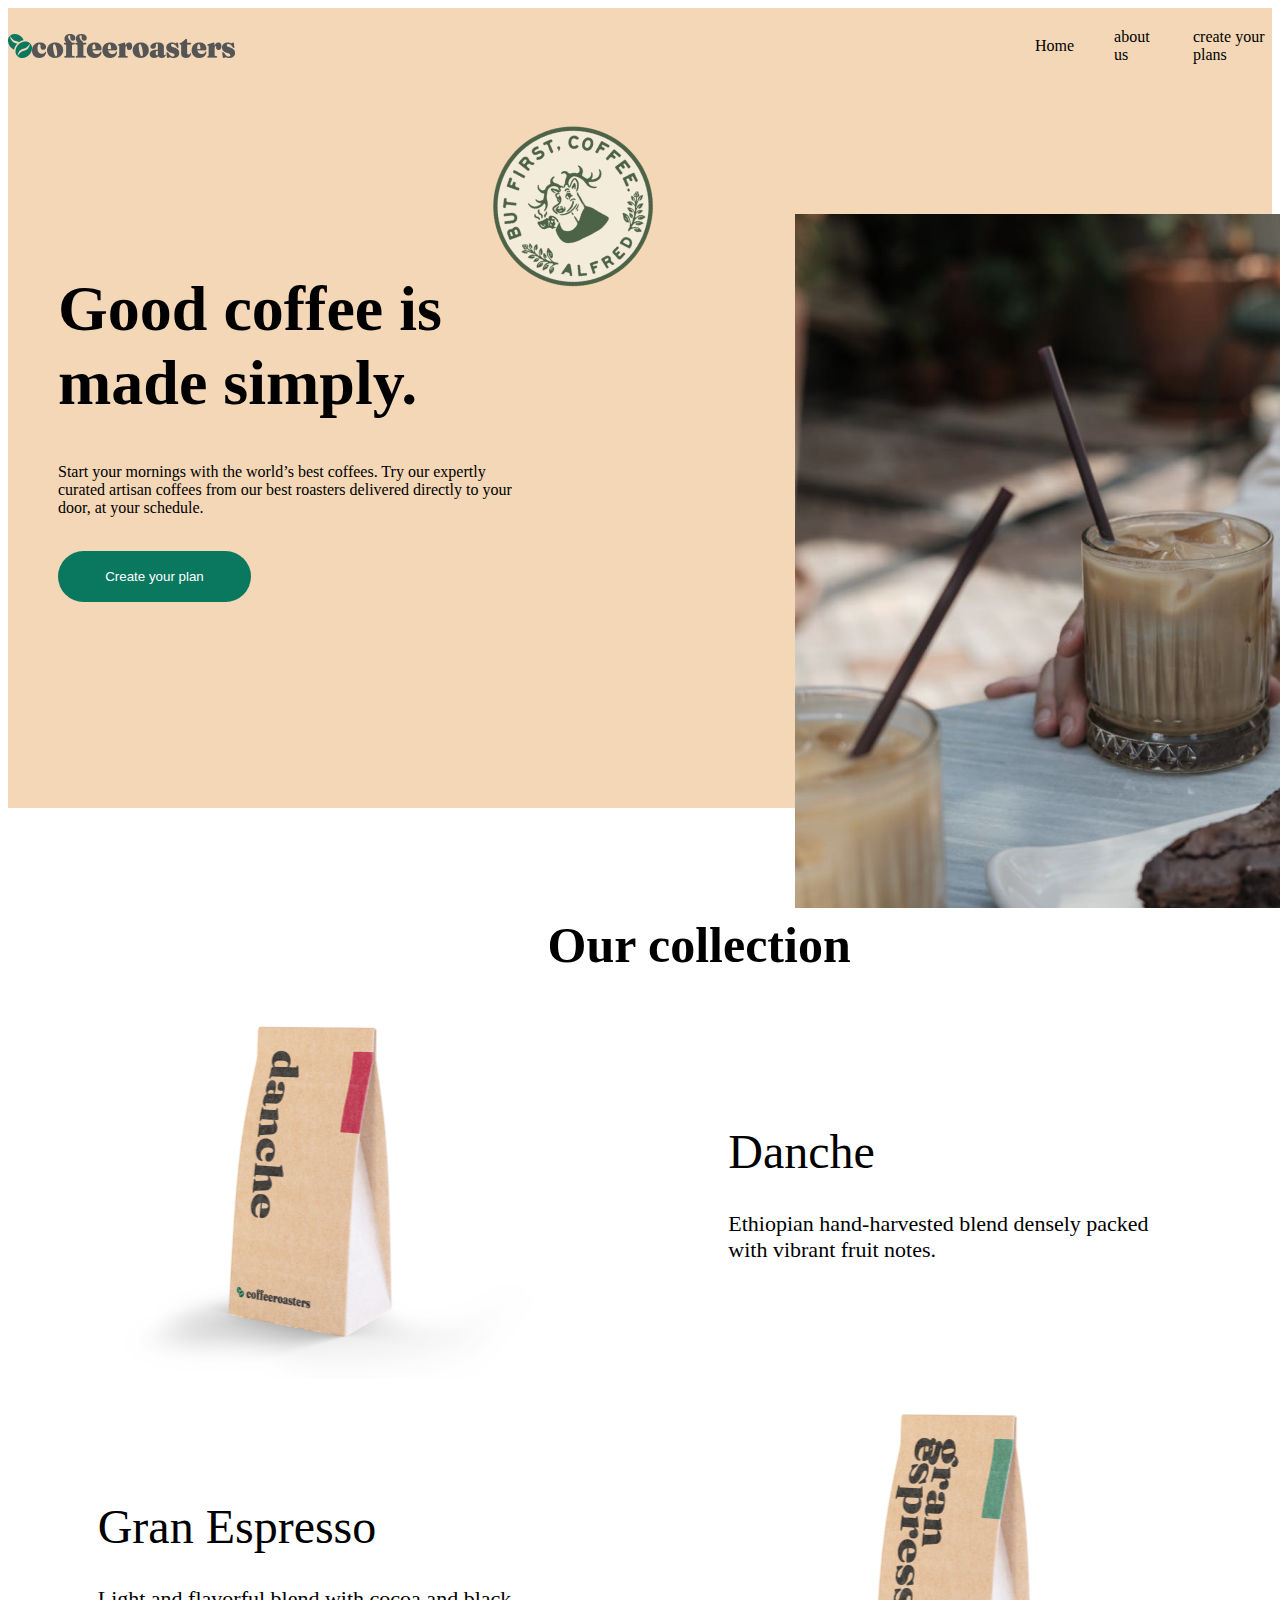
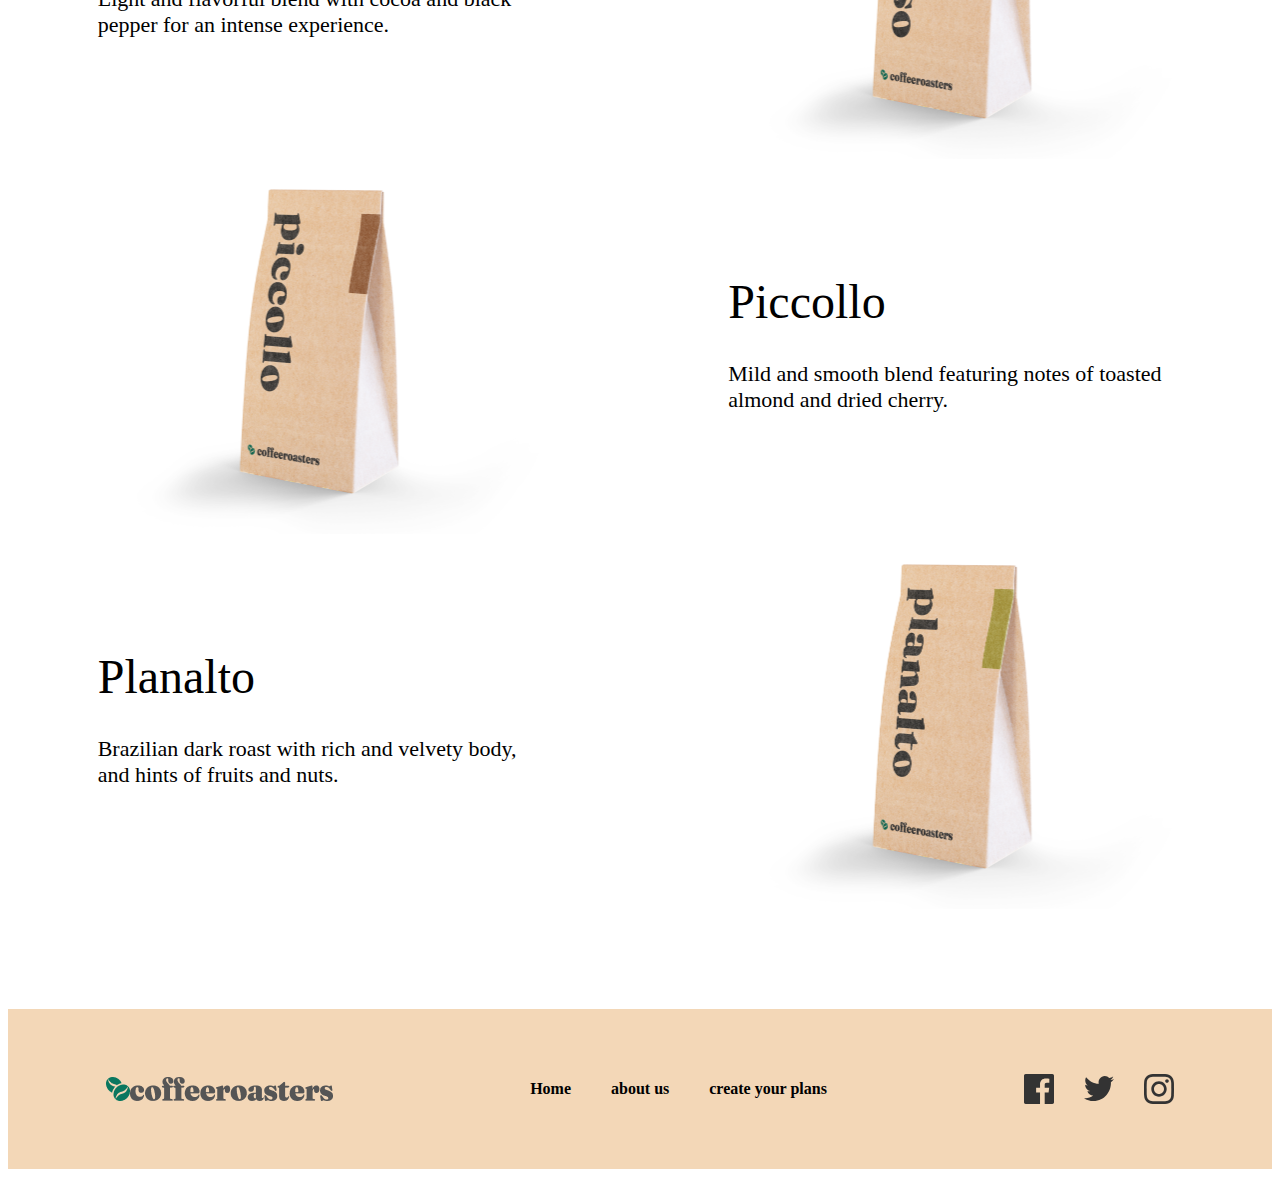
<file: index.html>
<!DOCTYPE html>
<html lang="en">

<head>
    <meta charset="UTF-8">
    <meta name="viewport" content="width=device-width, initial-scale=1.0">
    <title>Document</title>
    <link rel="stylesheet" href="style.css">
</head>

<body>
    <div class="all">
        <header>
            <img class="header_img" src="./Group 3614.png" alt="">
            <nav>
                <a href="">Home</a>
                <a href="./index2.html">about us</a>
                <a href="">create your plans</a>
            </nav>
        </header>
        <div class="main">
            <div class="left">
                <h1 class="left_h1">Good coffee is made simply.</h1>
                <p class="left_p">Start your mornings with the world’s best coffees. Try our expertly curated artisan
                    coffees from our
                    best roasters delivered directly to your door, at your schedule.</p>
                <button class="left_button">Create your plan</button>
            </div>
            <div class="right">
                <img class="right_img1" src="./image 40.png" alt="">
                <img class="right_img2" src="./Rectangle 679.png" alt="">
            </div>
        </div>
    </div>
    <main>
        <h1 class="m_h1">Our collection</h1>
        <div class="coffe">
            <img src="./kopi4.png" alt="">
            <div class="div">
                <h1>Danche</h1>
                <p>Ethiopian hand-harvested blend densely packed with vibrant fruit notes.</p>
            </div>
        </div>
        <div class="coffe">
            <div class="div">
                <h1>Gran Espresso</h1>
                <p>Light and flavorful blend with cocoa and black pepper for an intense experience.</p>
            </div>
            <img src="./kopi1 copy.png" alt="">
        </div>
        <div class="coffe">
            <img src="./kopi3.png" alt="">
            <div class="div">
                <h1>Piccollo</h1>
                <p>Mild and smooth blend featuring notes of toasted almond and dried cherry.</p>
            </div>
        </div>
        <div class="coffe">
            <div class="div">
                <h1>Planalto</h1>
                <p>Brazilian dark roast with rich and velvety body, and hints of fruits and nuts.</p>
            </div>
            <img src="./kopi2.png" alt="">
        </div>
    </main>
    <footer>
        <img class="footer" src="./Group 3614.png" alt="">
        <nav class="footer_nav">
            <a class="a" href="">Home</a>
            <a class="a" href="">about us</a>
            <a class="a" href="">create your plans</a>
        </nav>
        <div class="footer_div">
            <img src="./Path.svg" alt="">
            <img src="./Path (1).svg" alt="">
            <img src="./Shape.svg" alt="">
        </div>
    </footer>
</body>

</html>
</file>
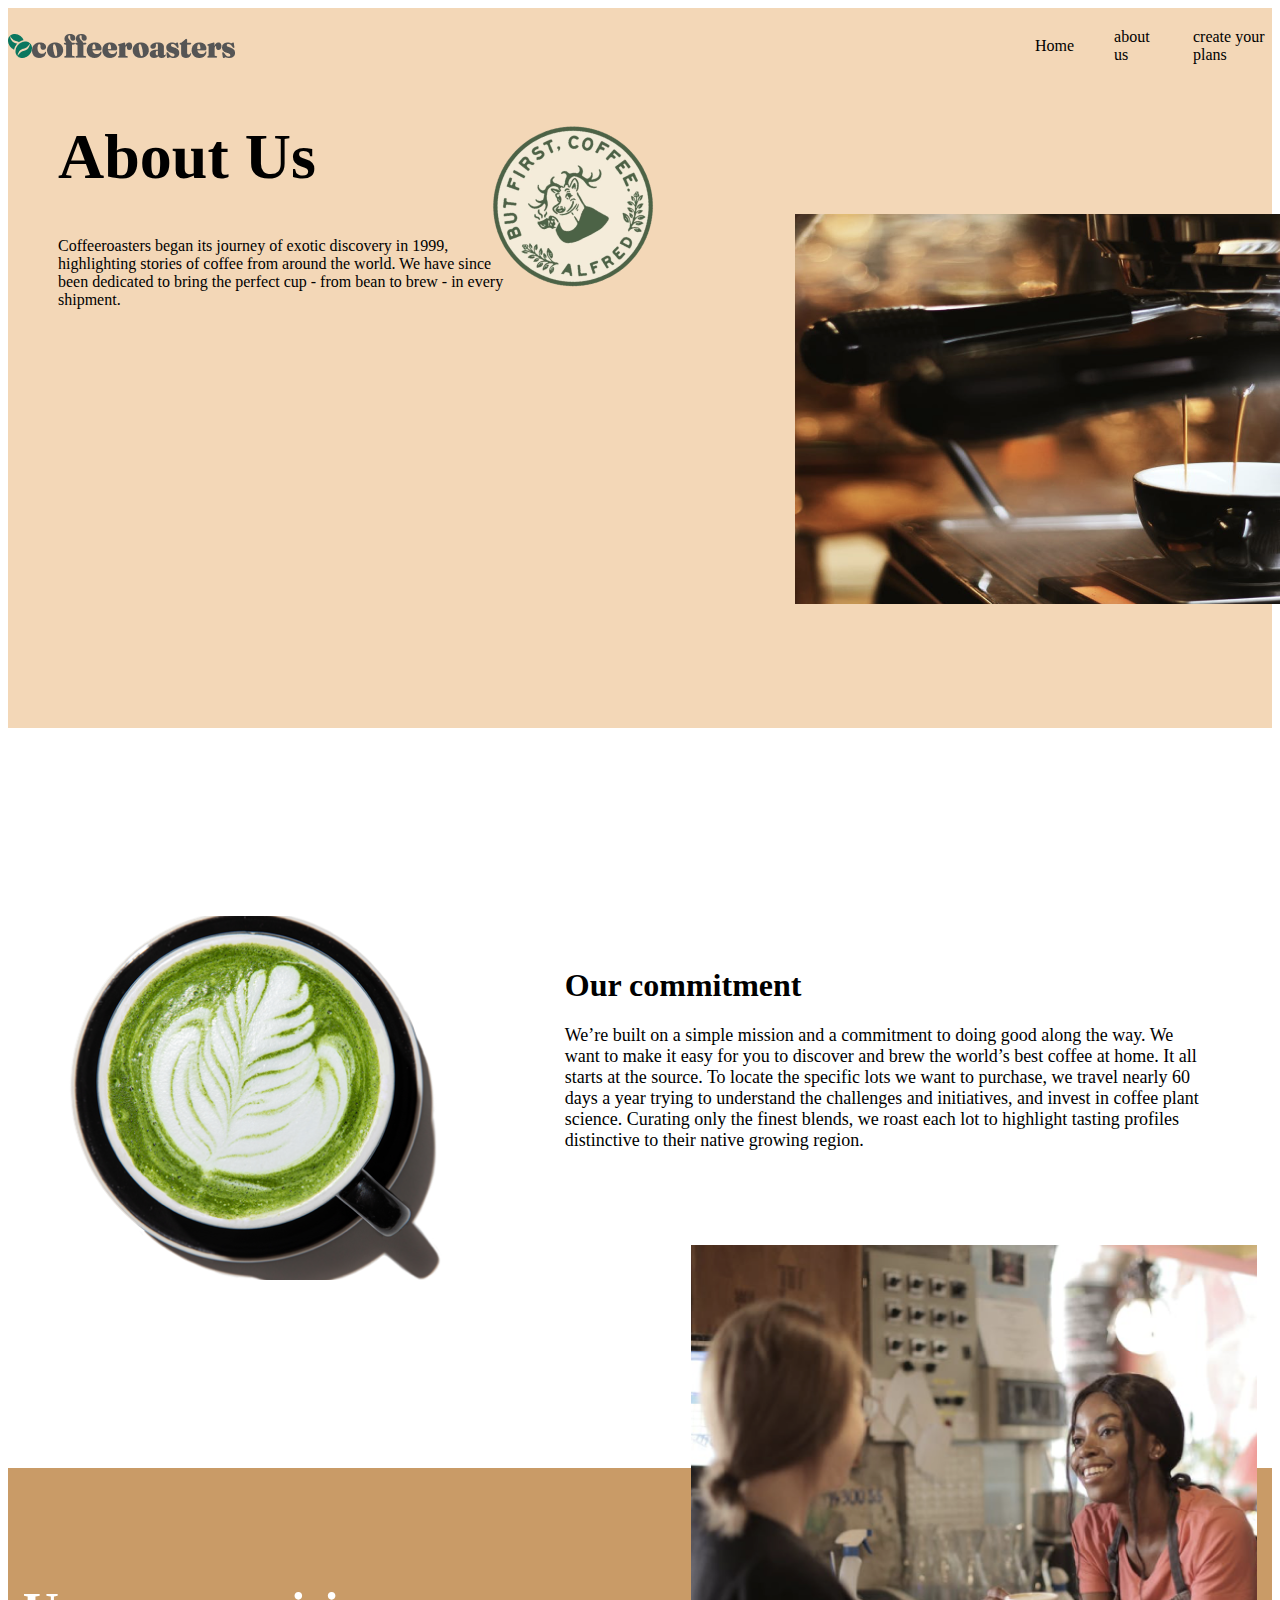
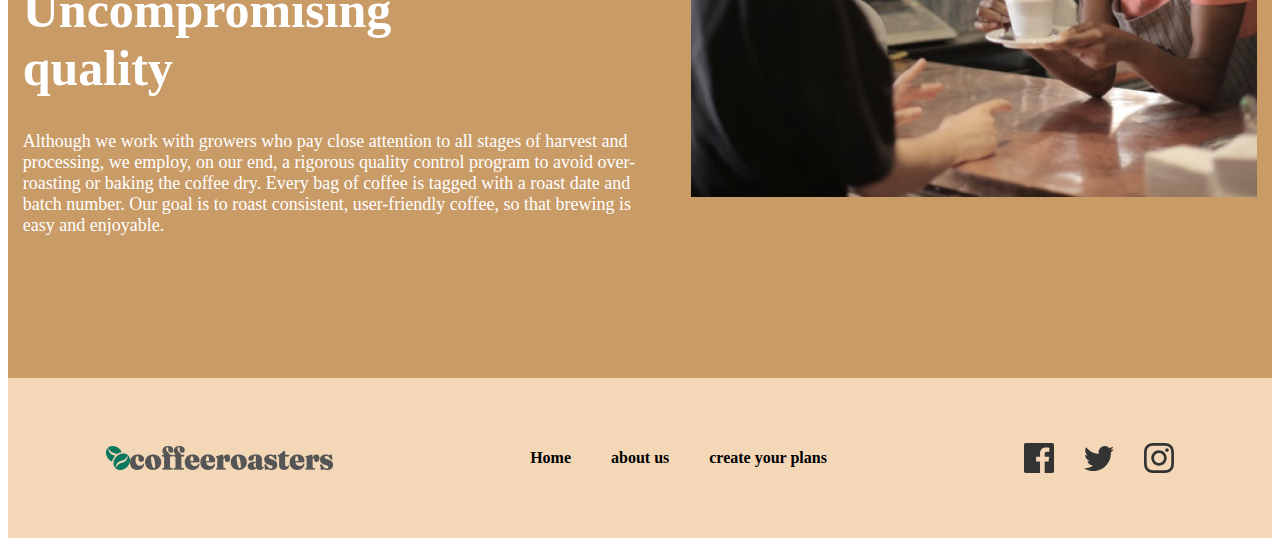
<file: index2.html>
<!DOCTYPE html>
<html lang="en">

<head>
    <meta charset="UTF-8">
    <meta name="viewport" content="width=device-width, initial-scale=1.0">
    <title>Document</title>
    <link rel="stylesheet" href="style2.css">
</head>

<body>
    <div class="all">
        <header>
            <img class="header_img" src="./Group 3614.png" alt="">
            <nav>
                <a href="./index.html">Home</a>
                <a href="">about us</a>
                <a href="">create your plans</a>
            </nav>
        </header>
        <div class="main">
            <div class="left">
                <h1 class="left_h1">About Us</h1>
                <p class="left_p">Coffeeroasters began its journey of exotic discovery in 1999, highlighting stories of
                    coffee from around the world. We have since been dedicated to bring the perfect cup - from bean to
                    brew - in every shipment.</p>
            </div>
            <div class="right">
                <img class="right_img1" src="./image 40.png" alt="">
                <img class="right_img2" src="./Rectangle 679 (1).png" alt="">
            </div>
        </div>
    </div>
    <main>
        <div class="main_center">
            <img src="./cup-6 1.png" alt="">
            <div class="main_center_text">
                <h1>Our commitment</h1>
                <p class="main_center_p">We’re built on a simple mission and a commitment to doing good along the way.
                    We want to make it easy
                    for you to discover and brew the world’s best coffee at home. It all starts at the source. To locate
                    the specific lots we want to purchase, we travel nearly 60 days a year trying to understand the
                    challenges and initiatives, and invest in coffee plant science. Curating only the finest blends, we
                    roast each lot to highlight tasting profiles distinctive to their native growing region.</p>
            </div>
        </div>
        <div class="girls">
            <div class="main_end">
            <h1 class="main_end_h1">Uncompromising quality</h1>
            <p class="main_end_p">
                Although we work with growers who pay close attention to all stages of harvest and processing, we
                employ, on our end, a rigorous quality control program to avoid over-roasting or baking the coffee dry.
                Every bag of coffee is tagged with a roast date and batch number. Our goal is to roast consistent,
                user-friendly coffee, so that brewing is easy and enjoyable.
            </p>
        </div>
        <div class="mainend_img">
                <img src="./Rectangle 681.png" alt="" class="main_end_img_gl">
            </div>
        </div>
    </main>
    <footer>
        <img class="footer" src="./Group 3614.png" alt="">
        <nav class="footer_nav">
            <a class="a" href="">Home</a>
            <a class="a" href="">about us</a>
            <a class="a" href="">create your plans</a>
        </nav>
        <div class="footer_div">
            <img src="./Path.svg" alt="">
            <img src="./Path (1).svg" alt="">
            <img src="./Shape.svg" alt="">
        </div>
    </footer>
</body>

</html>
</file>
<file: style.css>
.all {
    background-color: #F3D7B7;
    height: 800px;
}

header {
    display: flex;
    justify-content: space-around;
    align-items: center;
    padding-top: 20px;
}

nav {
    display: flex;
    gap: 40px;
    align-items: center;
}

a {
    text-decoration: none;
    color: black;
}

.header_img {
    margin-right: 800px;
}

.main {
    display: flex;
    align-items: center;
}

.left_h1 {
    font-weight: 700;
    font-size: 64px;
}

.left_p {
    width: 464px;
    height: 72px;
    font-weight: 400;
    font-size: 16px;
}

.left_button {
    width: 193px;
    height: 51px;
    border-radius: 100px;
    gap: 10px;
    background-color: #0A775F;
    color: white;
    border: none;
}


.right_img1 {
    position: absolute;
    top: 100px;
    right: 600px;
    z-index: 2;
}

.right_img2 {
    position: relative;
    top: 150px;
    z-index: 1;
}

.coffe p {
    font-weight: 400;
    font-size: 22px;
    width: 454px;
    height: 68px;
}

.coffe h1 {
    font-weight: 500;
    font-size: 48px;
}

.coffe {
    display: flex;
    justify-content: space-around;
    align-items: center;
}

.left {
    width: 464px;
    height: 367px;
    margin-left: 50px;
}

.right {
    margin-left: 273px;
}

.m_h1 {
    font-weight: 700;
    font-size: 50px;
    width: 356px;
    height: 59px;
    margin-top: 108px;
    margin-left: 539.51px;
}

.coffe img {
    width: 451.25px;
    height: 375px;
    transition: 0.4s linear;
}

.coffe img:hover{
    transform: scale(1.2);
    transition: 0.4s linear;
}

footer{
    display: flex;
    justify-content: space-around;
    align-items: center;
    height: 160px;
    background-color: #F3D7B7;
    margin-top: 100px;
}

.footer_div{
   display: flex;
   justify-content: space-around;
   align-items: center;
   gap: 30px;
}

.a{
font-weight: 700;
font-size: 16px;
text-align: center;
}

footer img:hover{
    transform: scale(1.2);
    transition: 0.4s linear;
}

footer a:hover{
    transform: scale(1.2);
    transition: 0.4s linear;
}

header a:hover{
    transform: scale(1.2);
    transition: 0.4s linear;
}
</file>
<file: style2.css>
.all {
    background-color: #F3D7B7;
    height: 720px;
}

header {
    display: flex;
    justify-content: space-around;
    align-items: center;
    padding-top: 20px;
}

nav {
    display: flex;
    gap: 40px;
    align-items: center;
}

a {
    text-decoration: none;
    color: black;
}

.header_img {
    margin-right: 800px;
}

.main {
    display: flex;
    align-items: center;
}

.left_h1 {
    font-weight: 700;
    font-size: 64px;
}

.left_p {
    width: 464px;
    height: 72px;
    font-weight: 400;
    font-size: 16px;
}

.right_img1 {
    position: absolute;
    top: 100px;
    right: 600px;
    z-index: 2;
}

.right_img2 {
    position: relative;
    top: 150px;
    z-index: 1;
}

.left {
    width: 464px;
    height: 367px;
    margin-left: 50px;
}

.right {
    margin-left: 273px;
}

footer img:hover {
    transform: scale(1.2);
    transition: 0.4s linear;
}

footer a:hover {
    transform: scale(1.2);
    transition: 0.4s linear;
}

header a:hover {
    transform: scale(1.2);
    transition: 0.4s linear;
}

.main_center_p {
    width: 646px;
    height: 207px;
    font-weight: 400;
    font-size: 18px;
}

.main_center {
    height: 740px;
    display: flex;
    justify-content: space-around;
    align-items: center;
}

.girls {
    display: flex;
    align-items: center;
    justify-content: space-around;
    background-color: #C99B67;
    height: 510px;
}

.main_end_p {
    width: 639px;
    height: 150px;
    font-weight: 400;
    font-size: 18px;
    color: #fff;
}

.mainend_img {
    position: relative;
    bottom: 200px;
}

.main_end_h1 {
    color: #fff;
    font-weight: 700;
    font-size: 50px;
    width: 397px;
}

footer{
    display: flex;
    justify-content: space-around;
    align-items: center;
    height: 160px;
    background-color: #F3D7B7;
    
}

.footer_div{
   display: flex;
   justify-content: space-around;
   align-items: center;
   gap: 30px;
}

.a{
font-weight: 700;
font-size: 16px;
text-align: center;
}
</file>
